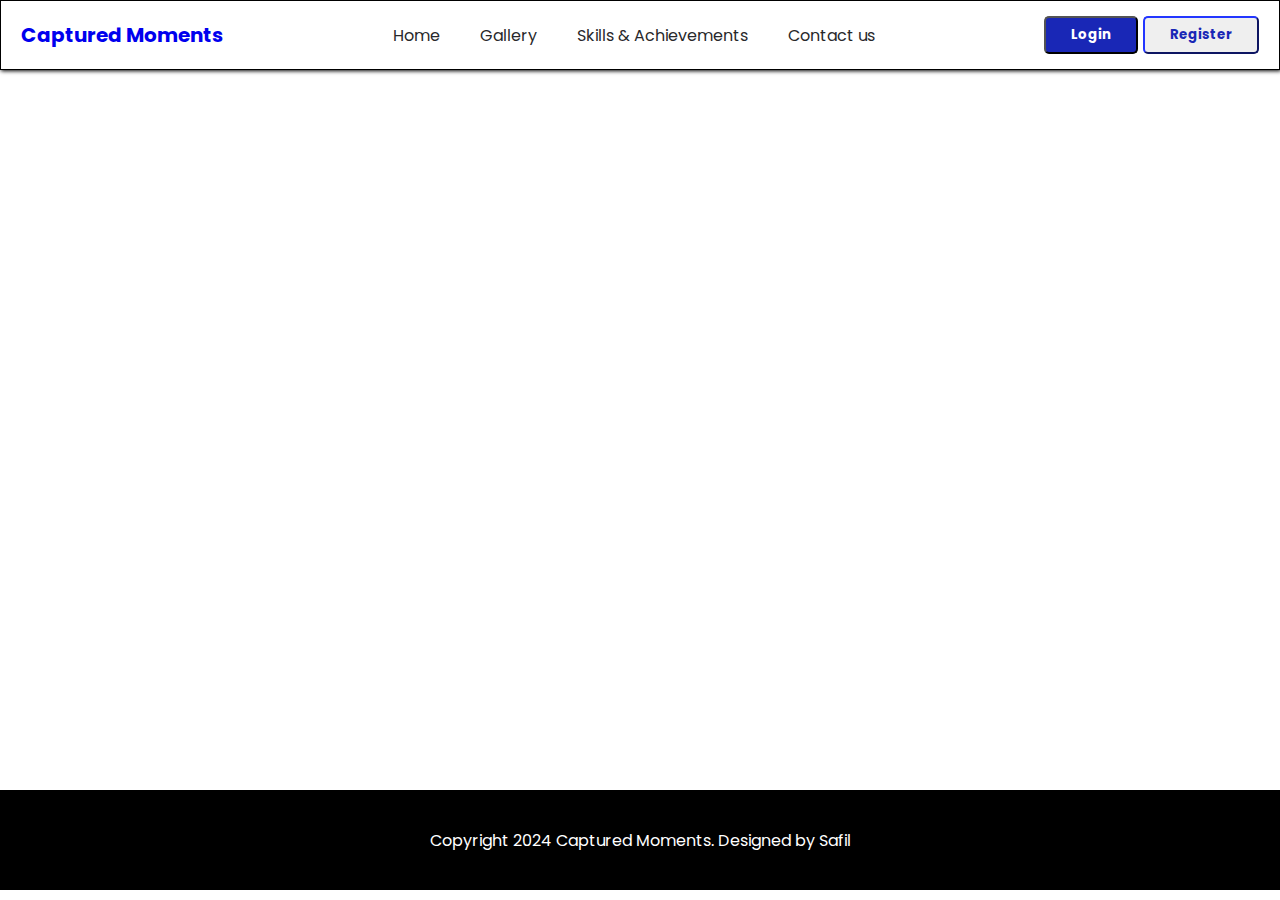
<file: login.html>
<!DOCTYPE html>
<html lang="en">
<head>
    <meta charset="UTF-8">
    <meta name="viewport" content="width=device-width, initial-scale=1.0">
    <title>Captured Moments</title>
    <link rel="stylesheet" href="style.css">
    <link rel="stylesheet" href="register.css">
</head>
<body>
    <nav class="navbar">
        <div class="logo">
            <a href="#"><span>Captured Moments</span></a>
        </div>
        <div class="list-section">
            <ul class="nav-items">
                <li><a href="index.html">Home</a></li>
                <li><a href="gallery.html" id="gallery">Gallery</a></li>
                <li><a href="Skills Section.html" id="skills">Skills & Achievements</a></li>
                <li><a href="contactus.html">Contact us</a></li>
            </ul>
        </div>
        <div class="btn-section" id="auth-buttons">
            <button class="login" onclick="toggleLoginForm()">Login</button>
            <button class="register">Register</button>
        </div>
    </nav>

    <div class="register-container" id="login-form">
        <div class="secondary-container">
            <h1 class="login-header">Login</h1>
            <div class="form-container2">
                <form id="form" onsubmit="return false;">
                    <div class="frm">
                        <label for="email">Email</label>
                        <input id="email" name="email" type="email" required>
                    </div>
                    <div class="frm">
                        <label for="password">Password</label>
                        <input id="password" name="password" type="password" required>
                    </div>
                    <input class="signUpBtn" type="submit" onclick="onLoad()" value="Login">
                </form>
                
                <p id="login-message" style="color: red;"></p>
            </div>
            <p class="pWithLink">New to Captured Moments? <a href="register.html">Sign up 
                here</a></p>
        </div>
    </div>

    <footer>
        <span> Copyright 2024 Captured Moments. Designed by Safil</span>
    </footer>

    <script src="script.js"></script>
</body>
</html>
</file>
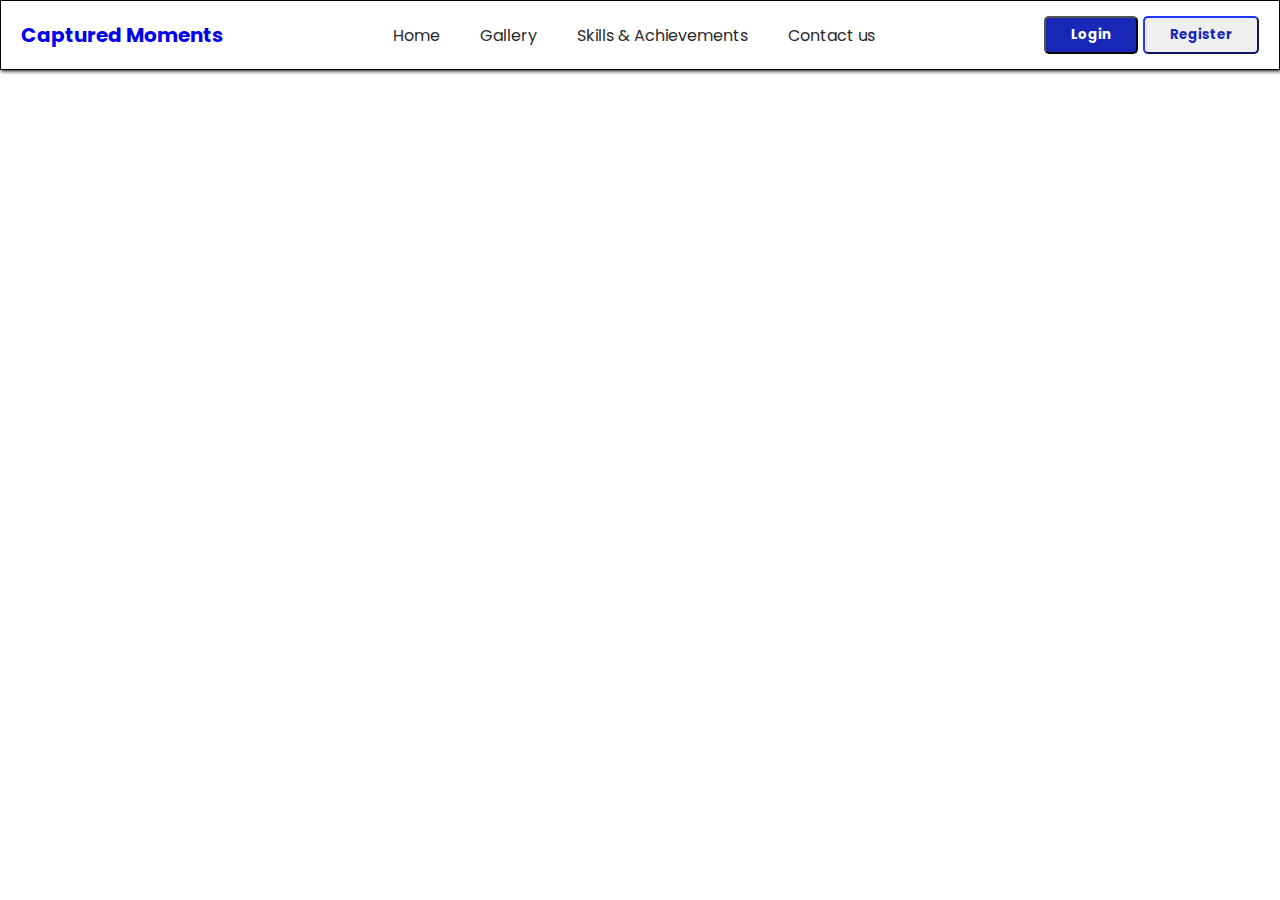
<file: register.html>
<!DOCTYPE html>
<html lang="en">
<head>
    <meta charset="UTF-8">
    <meta name="viewport" content="width=device-width, initial-scale=1.0">
    <title>Document</title>
    <link rel="stylesheet" href="register.css">
    <link rel="stylesheet" href="style.css">
</head>
<body>
    <nav class="navbar">
        <div class="logo">
            <a href="#"><span>Captured Moments</span></a>
        </div>
        <div class="list-section">
            <ul class="nav-items">
                <li><a href="index.html">Home</a></li>
                <li><a href="gallery.html" id="gallery">Gallery</a></li>
                <li><a href="Skills Section.html" id="skills">Skills & Achievements</a></li>
                <li><a href="contactus.html">Contact us</a></li>
            </ul>
        </div>
        <div class="btn-section" id="auth-buttons">  <!-- Add id here for login and register buttons -->
            <button class="login" onclick="onLogin()">Login</button>
            <button class="register" onclick="onRegister()">Register</button>
        </div>
    </nav>

    <div class="register-container">
        <div class="secondary-container">
            <h1 class="header">Create an Account</h1>
            
          

            <div class="form-container1">
                <form action="register.php" method="POST">
                    <div class="frm">
                        <label for="name">First name</label>
                        <input id='fName' name="fName" type="text" required>
                    </div>
                    
                    <div class="frm">
                        <label for="name">Username</label>
                        <input id="uName" name="uName" type="text" required>
                    </div>
                    <div class="frm">
                        <label for="name">Last name</label>
                        <input id="lName" name="lName" type="text" required>
                    </div>
                    <div class="frm">
                        <label for="name">Password</label>
                        <input id="password" name="password" type="password" required>
                    </div>
                    <div class="frm">
                        <label for="name">Email</label>
                        <input id="email" name="email" type="email" required>
                    </div>
                    <div class="frm">
                        <label for="name">Confirm password</label>
                        <input id="cPassword" name="cPassword" type="password" required>
                    </div>
                    <div class="frm">
                        <button class="signUpBtn" type="submit">Sign up</button>
                        </div>
                  
                </form>
              
           
                
             
           
           </div>
           <!-- <button class="signUpBtn" onclick="onClickSignUp()">Sign up</button> -->
           <p class="pWithLink"> Alreay have an account? <a href="login.html">Login here</a></p>
        </div>
      
    </div>
</body>
</html>
</file>
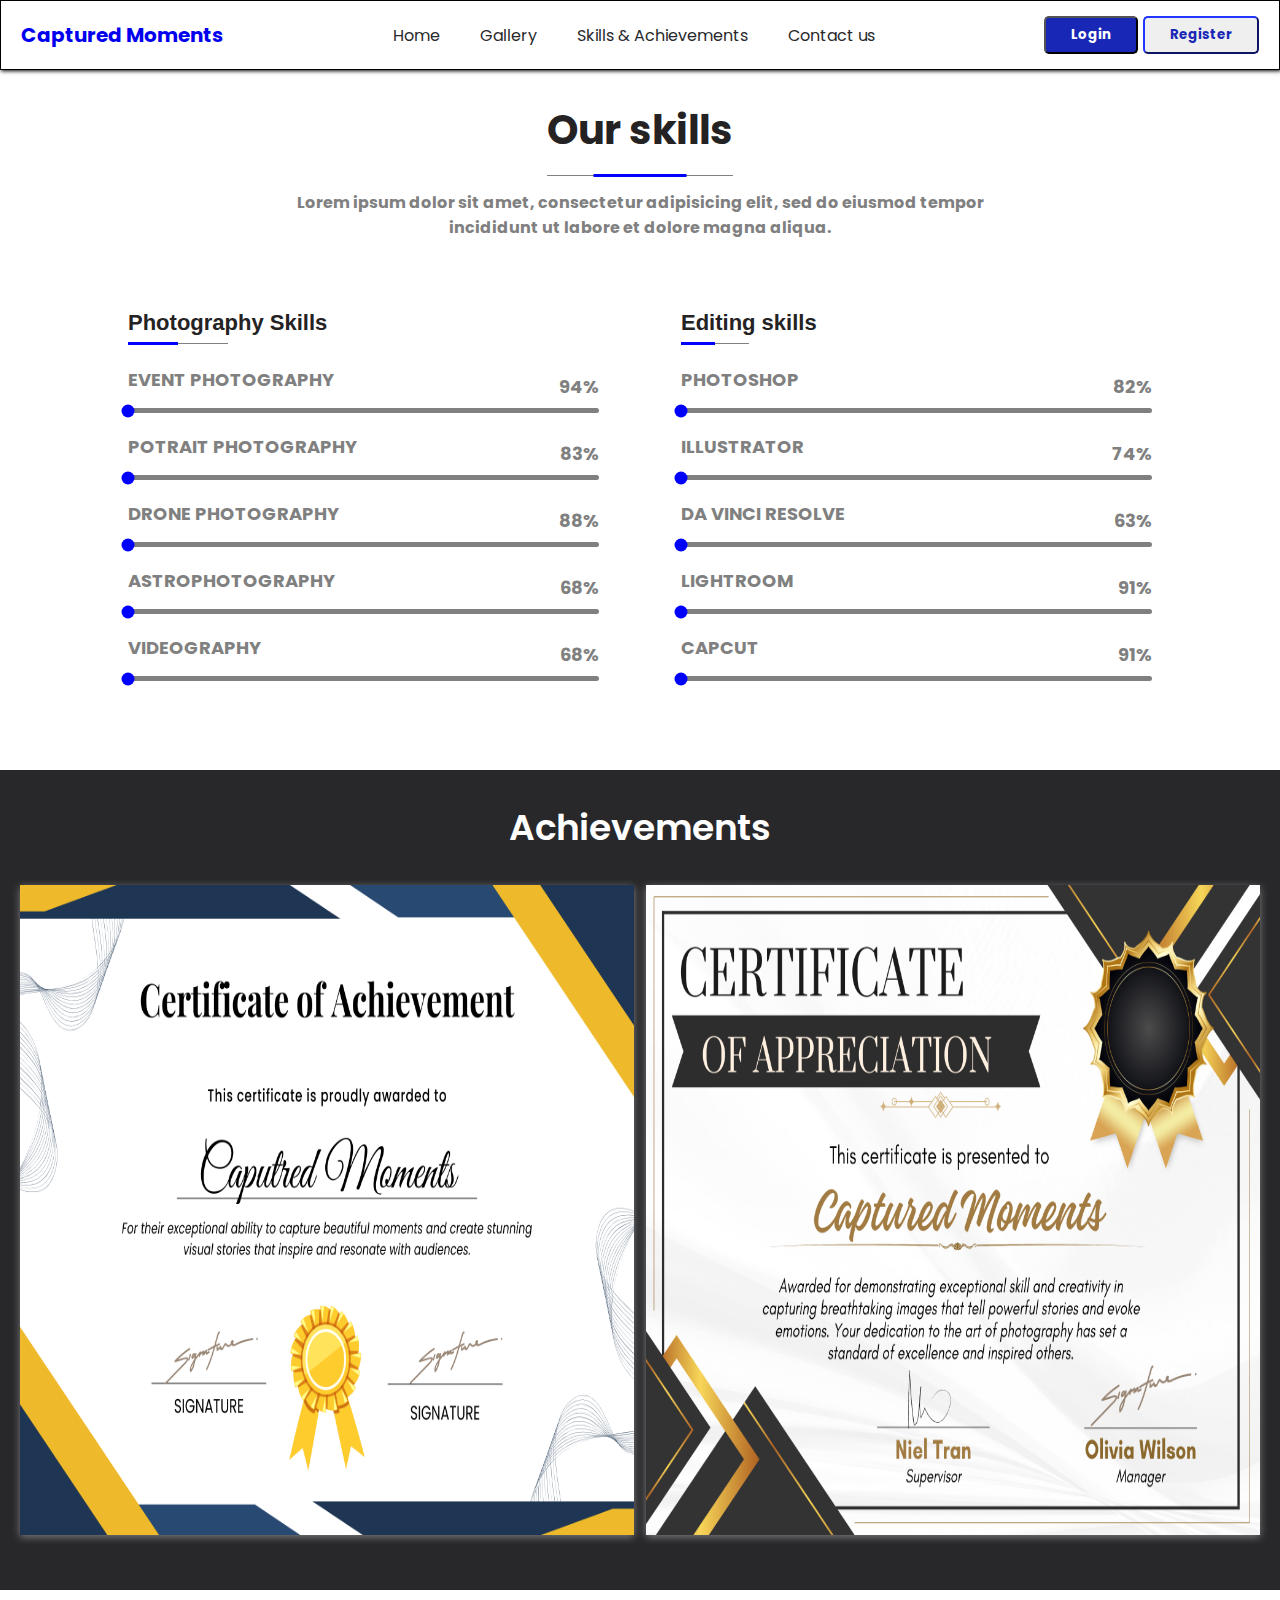
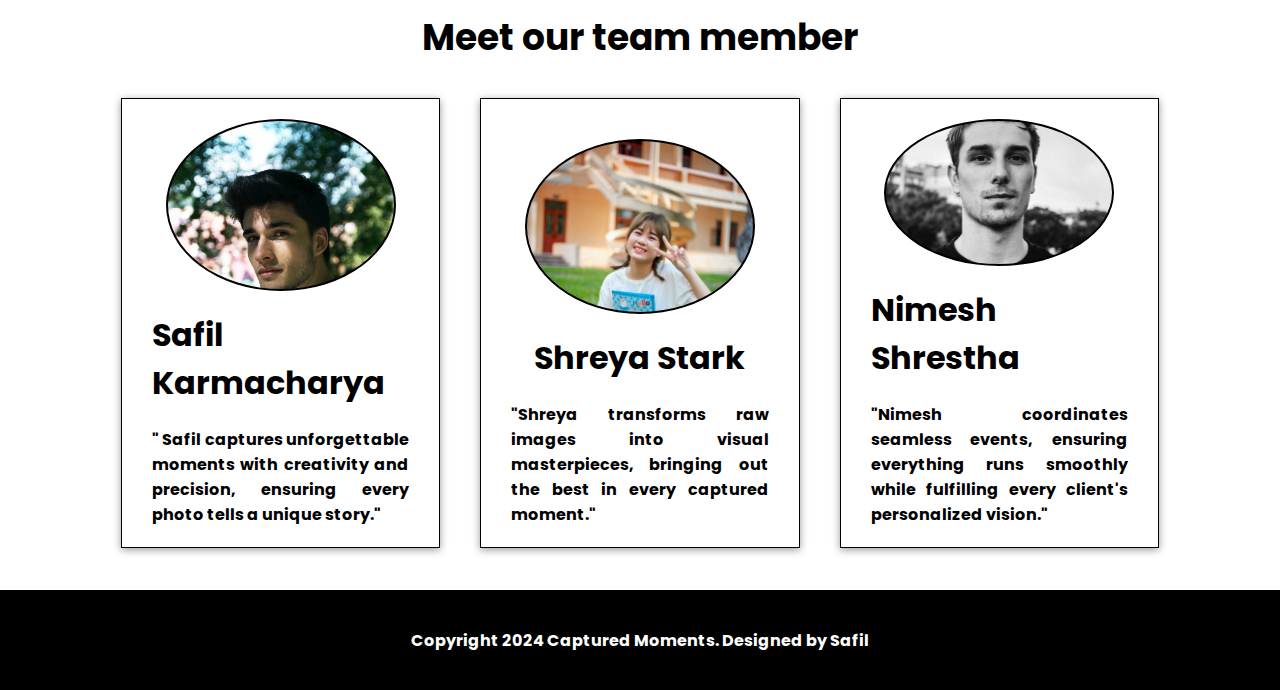
<file: Skills Section.html>
<!DOCTYPE html>
<html>
<head>
	<!--   *******  Link To CSS Style Sheet  *******  -->
	<link rel="stylesheet" type="text/css" href="ooppp.css">
	<link rel="stylesheet" href="style.css">

	<meta name="viewport" content="width=device-width, initial-scale=1.0">
	<title>My Skills</title>
</head>
<body>

	<nav class="navbar">
        <div class="logo">
            <a href="#"><span>Captured Moments</span></a>
        </div>
        <div class="list-section">
            <ul class="nav-items">
                <li><a href="index.html">Home</a></li>
                <li><a href="gallery.html" id="gallery">Gallery</a></li>
				<li><a href="Skills Section.html" id="skills">Skills & Achievements</a></li>
                <li><a href="contactus.html">Contact us</a></li>
            </ul>
        </div>
        <div class="btn-section" id="auth-buttons">  <!-- Add id here for login and register buttons -->
            <button class="login" onclick="onLogin()">Login</button>
            <button class="register" onclick="onRegister()">Register</button>
        </div>
    </nav>

<div class="container10">
	
	<!--   *******  Main Heading Starts  *******   -->

	<div class="main-title">
		<h1>Our skills</h1>
		<p>Lorem ipsum dolor sit amet, consectetur adipisicing elit, sed do eiusmod
		tempor incididunt ut labore et dolore magna aliqua.</p>
	</div>

	<!--   *******  Main Heading Ends  *******   -->

	<div class="row">
		
		<!--   *******  Left Section Starts here  *******   -->

		<section class="col">
			
			<div class="sub-title">
				<h2>Photography Skills</h2>
			</div>

			<div class="skills-container">
				
				<div class="skill">
					<div class="subject">Event photography</div>
					<div class="progress-bar" value="94%">
						<div class="progress-line" style="max-width: 94%"></div>
					</div>
				</div>

				<div class="skill">
					<div class="subject">Potrait photography</div>
					<div class="progress-bar" value="83%">
						<div class="progress-line" style="max-width: 83%"></div>
					</div>
				</div>

                <div class="skill">
					<div class="subject">Drone photography</div>
					<div class="progress-bar" value="88%">
						<div class="progress-line" style="max-width: 88%"></div>
					</div>
				</div>

				<div class="skill">
					<div class="subject">Astrophotography</div>
					<div class="progress-bar" value="68%">
						<div class="progress-line" style="max-width: 68%"></div>
					</div>
				</div>

				<div class="skill">
					<div class="subject">Videography</div>
					<div class="progress-bar" value="68%">
						<div class="progress-line" style="max-width: 68%"></div>
					</div>
				</div>

			</div>
		</section>

		<!--   ********  Left Section Ends Here  *******  -->

		<!--   ********  Right Section Starts Here  ********  -->

		<section class="col">
			
			<div class="sub-title">
				<h2>Editing skills</h2>
			</div>

			<div class="skills-container">
				
				<div class="skill">
					<div class="subject">Photoshop</div>
					<div class="progress-bar" value="82%">
						<div class="progress-line" style="max-width: 82%"></div>
					</div>
				</div>

				<div class="skill">
					<div class="subject">Illustrator</div>
					<div class="progress-bar" value="74%">
						<div class="progress-line" style="max-width: 74%"></div>
					</div>
				</div>

                <div class="skill">
					<div class="subject">Da Vinci Resolve</div>
					<div class="progress-bar" value="63%">
						<div class="progress-line" style="max-width: 63%"></div>
					</div>
				</div>

				<div class="skill">
					<div class="subject">Lightroom</div>
					<div class="progress-bar" value="91%">
						<div class="progress-line" style="max-width: 91%"></div>
					</div>
				</div>

				<div class="skill">
					<div class="subject">CapCut</div>
					<div class="progress-bar" value="91%">
						<div class="progress-line" style="max-width: 91%"></div>
					</div>
				</div>


			</div>
		</section>

		<!--   ********  Right Section Ends Here  ********   -->
	</div>

</div>

<div class="ach-container">
	<div class="ach-title">
		<h1>Achievements</h1>
	</div>

<div class="ach-image">
	<img src="images\certificate1.png" alt="">
	<img src="images\certificate2.png" alt="">
</div>
</div>

<div class="member-container">
	<div class="memb-title">
		<h1>Meet our team member</h1>
	</div>
	<div class="memb-cont">
		<div class="person1">
			<div class="image-circle1"></div>
			<div class="name">
				<H1>Safil Karmacharya</H1>
			</div>
			<div class="des">
				<p>" Safil captures unforgettable moments with creativity and precision,
					 ensuring every photo tells a unique story."</p>
				</div>
				</div>
				<div class="person2"></p>
			<div class="image-circle2"></div>
			<div class="name">
				<H1>Shreya Stark</H1>
			</div>
			<div class="des">
				<p>"Shreya transforms raw images into visual masterpieces, 
					bringing out the best in every captured moment."</p>
			</div>
		</div>
		<div class="person3">
			<div class="image-circle3"></div>
			<div class="name">
				<H1>Nimesh Shrestha</H1>
			</div>
			<div class="des">
				<p>"Nimesh coordinates seamless events, ensuring everything runs smoothly 
					while fulfilling every client's personalized vision."</p>
			</div>
		</div>

	</div>

</div>
<footer>
	<span> Copyright 2024 Captured Moments. Designed by Safil</span>
</footer>
<script src="script.js"></script>
</body>
</html>
</file>
<file: style.css>
@import url('https://fonts.googleapis.com/css2?family=Poppins:ital,wght@0,100;0,200;0,300;0,400;0,500;0,600;0,700;0,800;0,900;1,100;1,200;1,300;1,400;1,500;1,600;1,700;1,800;1,900&family=Roboto:ital,wght@0,100;0,300;0,400;0,500;0,700;0,900;1,100;1,300;1,400;1,500;1,700;1,900&display=swap');

*{
    padding: 0 0;
    margin: 0 0;
}
body{
    background-color: white;

}

.navbar{
    display:flex;
    align-items: center;
    justify-content: space-between;
    border:1px solid;
    padding: 15px 20px;
    box-shadow:1px 1px 4px;
    
}

.navbar .logo a{
    text-decoration: none;

    font-size: 20px;
    font-family: "Poppins", sans-serif;
    font-weight: bolder;
    font-style: normal;
    
}
.navbar .nav-items{
    list-style: none;
    display: flex;
    gap:20px;
    
}
.navbar .nav-items a{
    text-decoration: none;
    color:#28282b;
    padding:10px 10px;
    font-family: "Poppins", sans-serif;
    font-weight: 400;
    font-style: normal;
    transition: 0.3s ease-in;
}

.navbar .nav-items a:hover{
    border-bottom:3px solid blue;
    color:rgb(64, 56, 56);
}
.btn-section{
    display:flex;
    gap:5px
}
.btn-section .login{
    padding:7px 25px;
    font-family: "Poppins", sans-serif;
    font-weight: bold;
    font-style: normal;
    background-color: #1927b6;
    color:white;
    border-radius: 5px;
}

.btn-section .register{
    padding:7px 25px;
    font-family: "Poppins", sans-serif;
    font-weight: bold;
    font-style: normal;
    color:#1927b6;
    border-color: #1927b6;
    border-radius: 5px;
}

/* here goes the contents part  */

.container {
    margin-top: 4px;
    height: 700px;
    background: url('new.jpg');
    background-size: cover;
    background-position: center center;
    display: flex;
    align-items: center;
    justify-content: center;
    background-blend-mode: overlay;
    /* filter:brightness(0.5); */
  
}

.image-slider{
    gap:10px;

    display: flex;
    align-items: center;
    padding:10px 10px;
    flex-direction: column;
    opacity: 0;
    /* border: 1px solid yellow; */
    transform: translateY(-50px);
    animation: slideInAnimation 2s forwards;
    
}

@keyframes slideInAnimation {
    to {
        opacity: 1;
        transform: translateY(20px);
    }
}

.home-header{
    padding:0px 20px;
    font-family: "Poppins", sans-serif;
    font-weight: 600;
    font-style: normal;
    font-size: 80px;
}

.text{
    font-size: 20px;
    font-family: "Poppins", sans-serif;
    font-style: normal;
    color: white;
}

.connect{
    /* color:#1c1046; */
    color: white;
    /* -webkit-text-stroke: 1px black; */
}

.collab{
    /* color:#091387; */
    color: white;
    /* -webkit-text-stroke: 1px black; */
}

.create{
    /* color:#5486d1; */
    color: white;
    /* -webkit-text-stroke: 1px black; */
}

.btn-book button{
    margin-top:20px;
    padding:10px 30px;
    font-family: "Poppins", sans-serif;
    font-weight: bold;
    font-style: normal;
    background-color:transparent;
    color:white;
    border: 3px solid white;
    
}

/* recent */

.container-2{
    background-color: white;
    height:700px;
    padding:10px 20px;
    display: flex;
    flex-direction: column;
    align-items: center;
}


.container-2 .cont-header h1{
    color:#28282b;
    font-family: "Poppins", sans-serif;
    font-weight: bold;
    font-style: normal;
    text-align: center;
   
    margin:10px 0px 10px 0px;
    
    
}

.image-part{
    margin-top: 20px;
    height:480px;
    background-color:transparent;
    display: flex;
    align-items: center;
    justify-content: center;
    gap:40px;
    padding:10px 20px;
   
}

.image-part .image-1{
    background: url('nature1.jpg');
    background-size: cover;
    height:460px;
    width:360px;
    box-shadow: 0 2px 8px rgba(0, 0, 0, 0.4);

    border-radius: 5px;
}
.image-part .image-2{
    background: url('nature2.jpg');
    height:460px;
    width:360px;
    background-size: cover;
    box-shadow: 0 2px 8px rgba(0, 0, 0, 0.4);

    border-radius: 5px;
}
.image-part .image-3{
    background: url('nature3.jpg');
    height:460px;
    width:360px;
    background-size: cover;
    box-shadow: 0 2px 8px rgba(0, 0, 0, 0.4);

    border-radius: 5px;
}
.image-part .image-4{
    background: url('nature4.jpg');
    height:460px;
    width:360px;
    background-size: cover;
    box-shadow: 0 2px 8px rgba(0, 0, 0, 0.4);

    border-radius: 5px;
}

.cont2-btn button{
    margin-top: 30px;
    font-family: "Poppins", sans-serif;
    font-weight: 600;
    font-style: normal;
    font-size: 20px;
    padding: 10px 20px;
    background-color: #28282b;
    color:white;
}

.cont2-btn button:hover{
    background-color: white;
    color: #28282b;
}

.container-3{
    background-color: #28282b;
    height:750px;
    padding: 20px 30px;
   
}

.cont-header-acomp h1{
    color:#ff014f;
    text-align: center;
    font-family: "Poppins", sans-serif;
    font-weight: bold;
    font-style: normal;
    margin-bottom: 20px;
}

.skill-wall{
    /* background-color: white; */
    height:650px;
    padding:20px 20px;
    display: grid;
    grid-template-columns: repeat(3,1fr);
    align-items: center;
    justify-content: center;

}

.skill-wall .skill-1{
    /* background-color: #28282b; */
    height:300px;
    width:480px;
    display: flex;
    flex-direction: column;
    align-items: center;
    justify-content: space-evenly;
    /* gap:15px; */
    box-shadow: 0 2px 8px rgba(0, 0, 0, 0.4);

    
}

.skill-wall .skill-2{
    /* background-color:red; */
    height:300px;
    width:480px;
    display: flex;
    flex-direction: column;
    align-items: center;
    justify-content: center;
    gap:15px;
    box-shadow: 0 2px 8px rgba(0, 0, 0, 0.4);


}

.skill-wall .skill-3{
    /* background-color:yellow; */
    height:300px;
    width:480px;
    display: flex;
    flex-direction: column;
    align-items: center;
    justify-content: center;
    gap:15px;
    box-shadow: 0 2px 8px rgba(0, 0, 0, 0.4);


}

.skill-wall .skill-4{
    /* background-color:blueviolet; */
    height:300px;
    width:480px;
    display: flex;
    flex-direction: column;
    align-items: center;
    justify-content: center;
    gap:15px;
    box-shadow: 0 2px 8px rgba(0, 0, 0, 0.4);


}

.skill-wall .skill-5{
    /* background-color: grey; */
    height:300px;
    width:480px;
    display: flex;
    flex-direction: column;
    align-items: center;
    justify-content: center;
    gap:15px;
    box-shadow: 0 2px 8px rgba(0, 0, 0, 0.4);

 
}

.skill-wall .skill-6{
    /* background-color: green; */
    height:300px;
    width:480px;
    display: flex;
    flex-direction: column;
    align-items: center;
    justify-content: center;
    gap:15px;
    box-shadow: 0 2px 8px rgba(0, 0, 0, 0.4);


}

.material-symbols-outlined{
    color:#03e729;
    font-size: 80px;
    /* border: 1px solid yellow; */
}

.parg p{
    color: white;
    max-width:430px;
    font-family: "Poppins", sans-serif;
    font-weight: 400;
    font-style: normal;
    /* border: 1px solid white; */
    text-align: justify;
    
}

.skill-title{
    color: white;
    font-family: "Poppins", sans-serif;
    font-weight: 600;

    font-style: normal;
    /* border: 1px solid white; */
    font-size: 25px;
}


footer{
    background-color: black;
    color:white;
    font-family: "Poppins", sans-serif;
    font-weight: 400;
    font-style: normal;
    display: flex;
    align-items: center;
    justify-content: center;
    height:100px;
}

/* contact us from css code */

.contact-container{
    margin-top: 5px;
    background-color: #28282b;
    height:785px;
    display: flex;
    flex-direction: column;
    align-items: center;
    justify-content: center;
    
   
}

.form-container{
    height:700px;
    width:1400px;
    /* border: 1px solid white; */
    display: flex;
    
    align-items: center;
    justify-content: center;
    box-shadow: 0 2px 8px rgba(0, 0, 0, 0.4);
    opacity: 0;
    /* border: 1px solid yellow; */
    transform: translateY(-50px);
    animation: slideInAnimation 2s forwards;


}

.form-image{
    /* border: 1px solid red; */
    background:url('camera.jpg');
    width: 700px;
    height:700px;
    background-size: cover;
    background-repeat: no-repeat;
    background-position: left center;
}

.form-section{
    /* border: 1px solid green; */
    background-color: white;
    width: 700px;
    height:700px;
    display: flex;
    flex-direction: column;
    align-items: center;
    justify-content: center;
    gap:40px
    
    
}

form{
    /* border:1px solid black; */
    display: flex;
    flex-direction: column;
    align-items: center;
    justify-content: center;
    font-family: "Poppins", sans-serif;
    font-weight: 500;
    font-style: normal;
    gap:10px;
}

input{
    height: 50px;
    width:500px;
    font-size: 20px;
    font-family: "Poppins", sans-serif;
    font-weight: 400;
    font-style: normal;
    border:3px solid green;
    border-radius: 5px;
    padding:0px 20px;
}

#message{
    height: 100px;
    width:500px;
    font-size: 25px;
    font-family: "Poppins", sans-serif;
    font-weight: 400;
    font-style: normal;
    border:3px solid green;
    border-radius: 5px;
    padding:0px 20px;

}

.submit-btn button{
    height:50px;
    width:150px;
    font-size: 20px;
    font-family: "Poppins", sans-serif;
    font-weight: 400;
    font-style: normal;
    border-radius: 5px;
    color:white;
    background-color: green;
}

.contact-title h1{
    /* border:1px solid; */
    font-size: 40px;
    font-family: "Poppins", sans-serif;
    font-weight: 700;
    font-style: normal;
}

/* css code for gallery page starts from here */
.gallery-container{
    margin-top: 5px;
    height:900px;
    background-color: #28282b;
    padding:40px 40px;
    display: grid;
    grid-template-columns: repeat(3,1fr);
    justify-content: center;
    gap:50px;
    place-items: center;
    

}

.image-box1, .image-box2, .image-box3, .image-box4, .image-box5, .image-box6{
    height:400px;
    width:400px;
    /* border: 1px solid white; */
    display: flex;
    flex-direction: column;
    align-items: center;
    padding:20px 10px;
    gap:10px;
    border-radius: 10px;
    box-shadow: 0 2px 8px rgba(0, 0, 0, 0.4);
    /* justify-content: center; */
    
}

.image-sec{
    background: url('kumari.png');
    height:400px;
    width:380px;
    background-size: cover;
    background-position: center;
    background-repeat: no-repeat;
    border-radius: 5px;
}

.image-box2 .image-sec{
    background: url('wedding.jpg');
    height:400px;
    width:380px;
    background-size: cover;
    background-position: center;
    background-repeat: no-repeat;
    border-radius: 5px;
}

.image-box3 .image-sec{
    background: url('wildlife.jpg');
    height:400px;
    width:380px;
    background-size: cover;
    background-position: center;
    background-repeat: no-repeat;
    border-radius: 5px;
}

.image-box4 .image-sec{
    background: url('nepal_tour.jpg');
    height:400px;
    width:380px;
    background-size: cover;
    background-position: center;
    background-repeat: no-repeat;
    border-radius: 5px;
}

.image-box5 .image-sec{
    background: url('japantour.jpg');
    height:400px;
    width:380px;
    background-size: cover;
    background-position: center;
    background-repeat: no-repeat;
    border-radius: 5px;
}

.image-box6 .image-sec{
    background: url('astrophotography.jpg');
    height:400px;
    width:380px;
    background-size: cover;
    background-position: center;
    background-repeat: no-repeat;
    border-radius: 5px;
}
.photo-title h2{
    color:white;
    font-family: "Poppins", sans-serif;
    font-weight: 400;
    font-style: normal;
}



.box1-btn button{
    font-family: "Poppins", sans-serif;
    font-weight: 600;
    font-style: normal;
    font-size: 20px;
    padding: 5px 30px;
    background-color: #28282b;
    color:white;
    border:2px solid white

}




/* ertyuio */
</file>
<file: register.css>
.register-container{
    height:700px;
     background-color: white;
     display: flex;
     justify-content: center;
     align-items: center;
     padding:10px;    
     opacity: 0;
     animation: fadeInAnimation 2s forwards;
 }
 
 @keyframes fadeInAnimation {
     to {
         opacity: 1;
     }
 
     
 
    
    
 
   }
 
   .secondary-container{
     display: flex;
     align-items: center;
     justify-content: center;
     flex-direction: column;
     padding:20px 30px;
     gap:1rem;
     border-radius: 5px;
     border:1px solid;
     
   }
 
   .secondary-container .header{
     font-family: "Poppins", sans-serif;
     font-weight: 600;
     font-style: normal;
     font-size: 60px;
   
   }
 
   .sign{
  
     padding:10px 20px;
     font-family: "Poppins", sans-serif;
     font-weight: 600;
     font-style: normal;
     font-size: 15px;
     border-radius: 5px;
     display: flex;
     align-items: center;
     gap:5px;
     background-color: transparent;
     
    
   }
 
   .sign img{
     height:25px;
     padding:2px;
   }
 .design{
     display: flex;
     align-items: center;
 
 
 }
 
 .or{
     font-family: "Poppins", sans-serif;
     font-style: normal;
 }
   .line-1,.line-2{
     border:1px solid lightslategrey;
     height:0px;
     width: 150px;
     margin:0px 10px
     
   }
 
 .form-container1 form{
     display: grid;
     grid-template-columns: repeat(2,1fr);
     gap:0rem 2rem;
     align-items: center;
     justify-content: center;
  
 }
 
 label{
     font-family: "Poppins", sans-serif;
    font-size: 14px;
    font-weight: 600;
     font-style: normal;
 }
 
 .frm input{
     height:30px;
     width:300px;
     font-size: 16px;
     padding:3px 3px;
     border:1px solid;
     border-radius: 4px;
     
 
 }
 .frm{
     
     padding:5px 5px;
     margin:5px;
     display: flex;
     flex-direction: column;
 } 
 
 .signUpBtn{
  
     padding:8px 0px;
     width:150px;
     font-family: "Poppins", sans-serif;
     background-color:green;
     font-weight: 500;
      font-style: normal;
      color:#fff;
      border-radius: 5px;
 }
 .pWithLink{
     font-family: "Poppins", sans-serif;
     font-size: 16px;
      font-style: normal;
 }
 
 .pWithLink a{
     text-decoration: none;
     
 }

 .form-container2 form{
  display: flex;
  align-items: center;
}

.login-header{
  text-align: center;
}
</file>
<file: ooppp.css>
*{
	margin: 0;
	padding: 0;
	box-sizing: border-box;
	font-family: "Poppins", sans-serif;
    font-weight: 700;
    font-style: normal;
}
body{
	width: 100%;
	height: 100vh;
	background-color: #ffffff;
}
.container10{
	position: relative;
	width: 100%;
	height: 700px;
	padding: 30px 10%;
}
.container10 .main-title{
	max-width: 700px;
	margin: 0px auto;
	text-align: center;
	font-family: helvetica;
}
.container10 .main-title h1{
	position: relative;
	font-size: 40px;
	color: #242223;
	margin-bottom: 30px;
	display: inline-block;
}
.container10 .main-title h1::before{
	content: '';
	position: absolute;
	width: 100%;
	height: 1px;
	top: 125%;
	left: 0;
	background-color: #808080;
}
.container10 .main-title h1::after{
	content: '';
	position: absolute;
	width: 50%;
	height: 3px;
	background-color: blue;
	top: calc(125% - 1px);
	left: 50%;
	transform: translateX(-50%);
}
.main-title p{
	color: #808080;
}
.container10 .row{
	width: 100%;
	display: flex;
	justify-content: space-between;
	margin-top: 70px;
}
.row .col{
	flex-basis: 46%;
}
.row .sub-title h2{
	position: relative;
	color: #242223;
	font-size: 22px;
	font-family: helvetica;
	display: inline-block;
	margin-bottom: 30px;
}
.row .sub-title h2::before{
	content: '';
	position: absolute;
	width: 50%;
	height: 1px;
	top: 125%;
	left: 0;
	background-color: #808080;
}
.row .sub-title h2::after{
	content: '';
	position: absolute;
	width: 25%;
	height: 3px;
	top: calc(125% - 1px);
	left: 0;
	background-color: blue;
}
.subject{
	font-size: 18px;
	font-weight: thin;
	color: #808080;
	padding-bottom: 15px;
	text-transform: uppercase;
}
.progress-bar{
	position: relative;
	width: 100%;
	height: 5px;
	background-color: #808080;
	border-radius: 15px;
	margin-bottom: 20px;
}
.progress-bar::after{
	position: absolute;
	content: attr(value);
	top: -35px;
	right: 0;
	color: #808080;
	font-size: 18px;
}
.progress-line{
	position: absolute;
	width: 0%;
	height: 7px;
	background-color: blue;
	border-radius: 15px;
	top: -1px;
	animation: animate 1.5s cubic-bezier(1, 0.2, 0.2, 1) forwards;
}
@keyframes animate{
	100%{
		width: 100%;
	}
}
.progress-line::after{
	content: '';
	position: absolute;
	width: 13px;
	height: 13px;
	border-radius: 50%;
	top: 50%;
	left: 100%;
	transform: translate(-50%, -50%);
	background-color: blue;
}
@media(max-width: 768px){
	.container{
		padding: 30px 8%;
	}
}
@media(max-width: 568px){
	.container .row{
		flex-direction: column;
	}
	.container .main-title h1{
		font-size: 36px;
	}
	.container .row{
		margin-top: 30px;
	}
	.row .col:nth-child(2){
		margin-top: 20px;
	}
}
.skills-container{
	background-color: white;
}


.ach-container{
	background-color: #28282b;
	height: 820px;
	padding:20px 20px;
}

.ach-container .ach-title h1{
	margin-top: 10px;
	color:white;
	text-align: center;
	font-family: "Poppins", sans-serif;
    font-weight: 600;
    font-style: normal;
	font-size: 36px;
}

.ach-image{
	margin-top:30px;
	/* border:1px solid white; */
	height:650px;
	display: flex;
	justify-content: space-between;
	/* padding:10px 10px; */
}

.ach-image img{
	width:49.5%;
	box-shadow: 0 2px 8px rgba(255, 255, 255, 0.4);

}

.member-container{
	background-color: white;
	height:600px;
	padding:20px 30px;
	display: flex;
	align-items: center;
	justify-content: center;
	flex-direction: column;
	
}

.member-container .memb-title h1{
	text-align: center;
	font-family: "Poppins", sans-serif;
    font-weight: bold;
    font-style: normal;
	font-size: 36px;
	margin-bottom:10px;
}

.member-container .memb-cont{

	height:500px;
	width: 90%;
	padding:20px 30px;
	/* border: 1px solid; */
	display: flex;
	align-items: center;
	justify-content: center;
	gap:40px;
}
.member-container .memb-cont .person1{
	height:450px;
	width: 400px;
	padding:20px 30px;
	border: 1px solid;
	display: flex;
	flex-direction: column;
	align-items: center;
	justify-content: center;
	gap:20px;
	box-shadow: 0 2px 8px rgba(0, 0, 0, 0.4);
}

.member-container .memb-cont .person2{
	height:450px;
	width: 400px;
	padding:20px 30px;
	border: 1px solid;
	display: flex;
	flex-direction: column;
	align-items: center;
	justify-content: center;
	gap:20px;
	box-shadow: 0 2px 8px rgba(0, 0, 0, 0.4);
}

.member-container .memb-cont .person3{
	height:450px;
	width: 400px;
	padding:20px 30px;
	border: 1px solid;
	display: flex;
	flex-direction: column;
	align-items: center;
	justify-content: center;
	gap:20px;
	box-shadow: 0 2px 8px rgba(0, 0, 0, 0.4);
}
.image-circle1{
	background: url("images/image1.jpg");
height: 300px;
width: 230px;
border: 2px solid;
background-size: cover;
border-radius: 50%;

}
.image-circle2{
	background: url("images/image2.jpg");
height: 300px;
width: 230px;
border: 2px solid;
background-size: cover;
border-radius: 50%;

}
.image-circle3{
	background: url("images/image3.jpg");
height: 300px;
width: 230px;
border: 2px solid;
background-size: cover;
background-position: center;
border-radius: 50%;

}

.des{
	text-align: justify;
}
</file>
